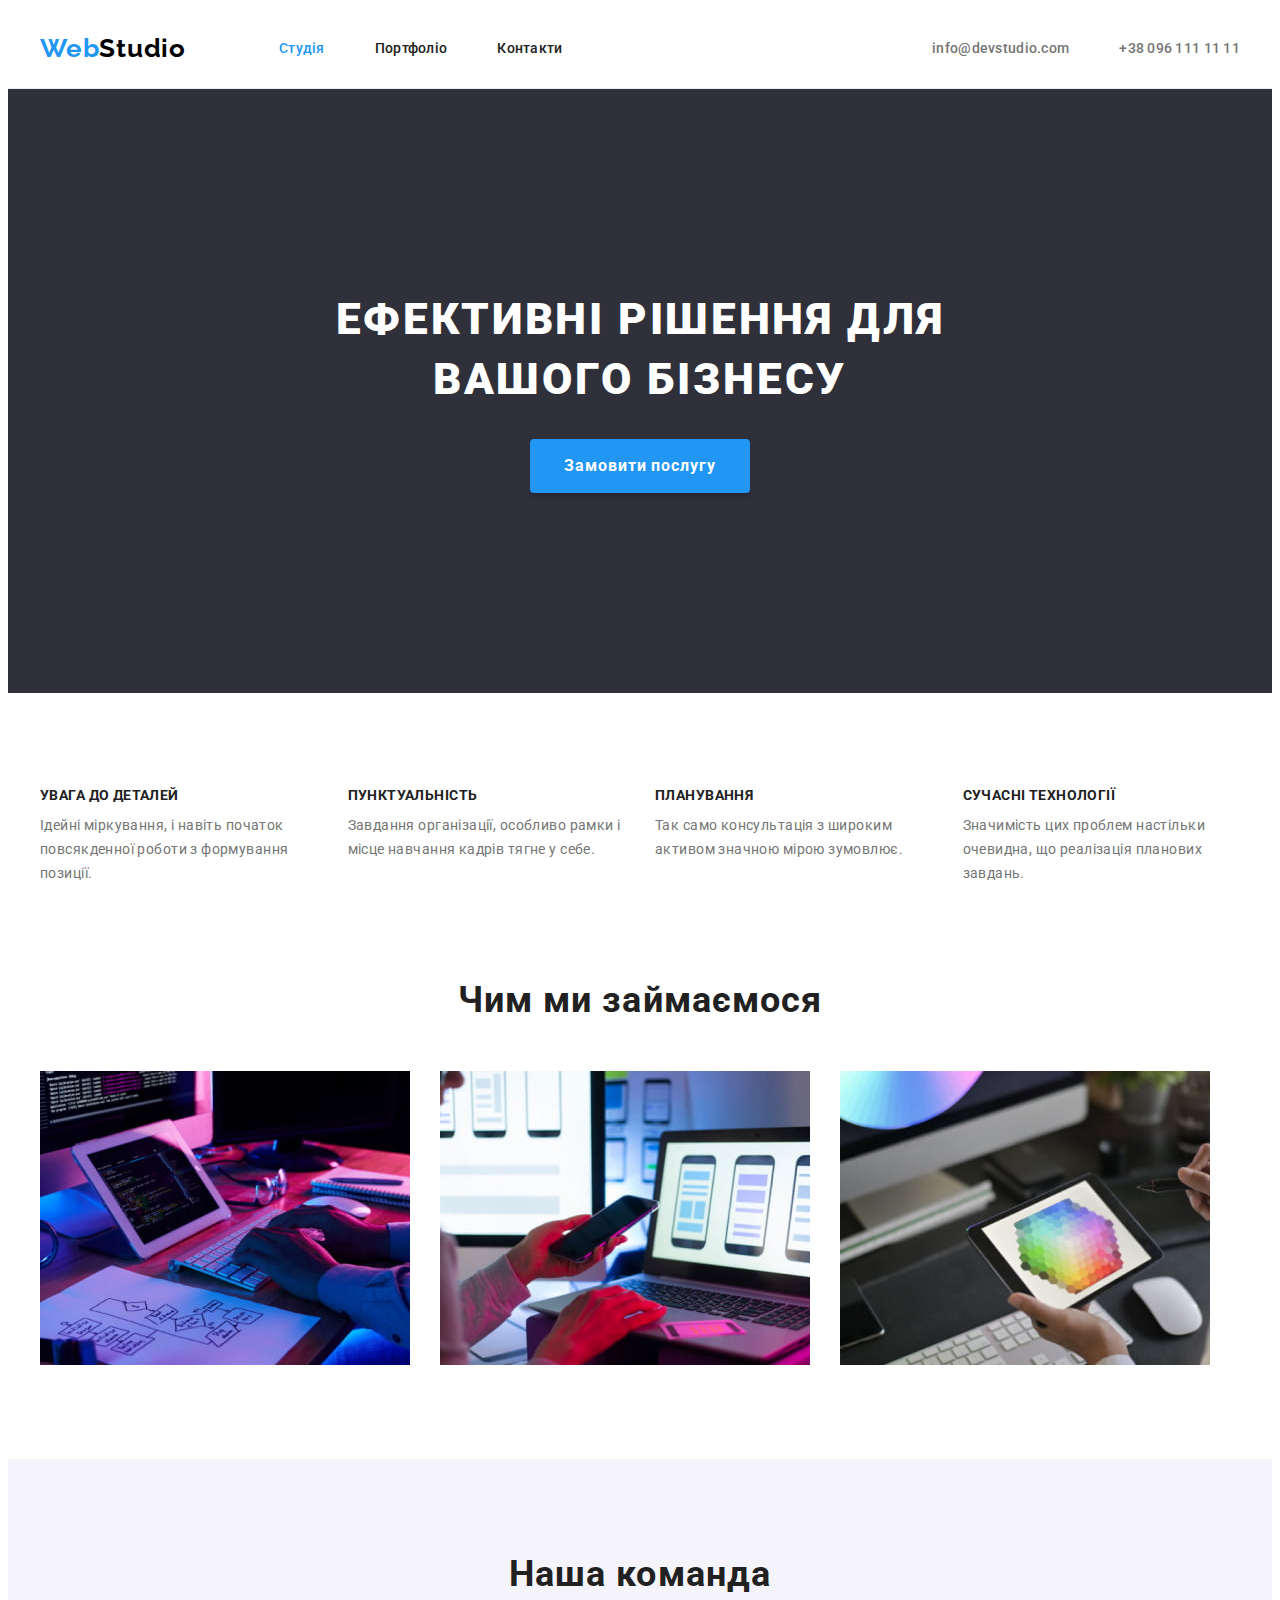
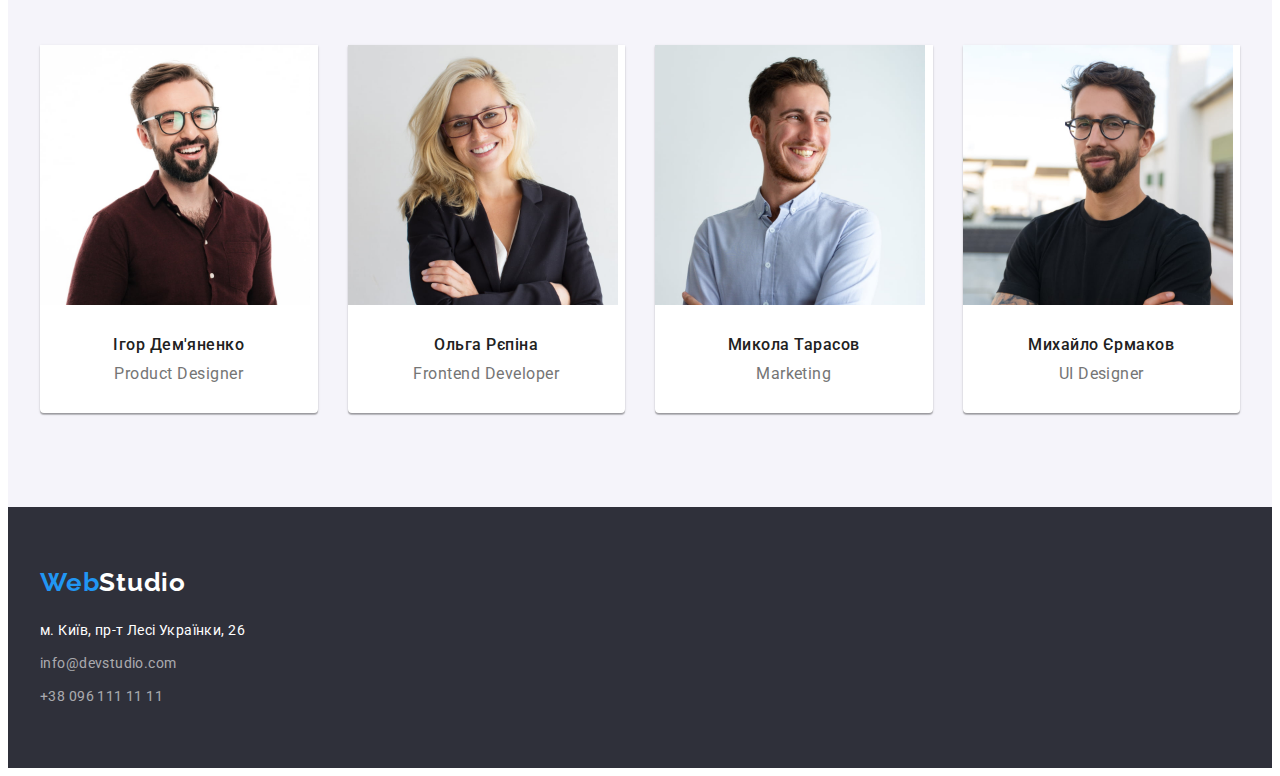
<file: index.html>
<!DOCTYPE html>
<html lang="uk">
  <head>
    <meta charset="UTF-8" />
    <meta http-equiv="X-UA-Compatible" content="IE=edge" />
    <meta name="viewport" content="width=device-width, initial-scale=1.0" />
    <title>Web Studio</title>
    <link rel="preconnect" href="https://fonts.googleapis.com" />
    <link rel="preconnect" href="https://fonts.gstatic.com" crossorigin />
    <link href="https://fonts.googleapis.com/css2?family=Raleway:wght@700&family=Roboto:wght@400;500;700;900&display=swap" rel="stylesheet" />
    <link
      rel="stylesheet"
      href="https://cdnjs.cloudflare.com/ajax/libs/modern-normalize/1.1.0/modern-normalize.min.css"
      integrity="sha512-wpPYUAdjBVSE4KJnH1VR1HeZfpl1ub8YT/NKx4PuQ5NmX2tKuGu6U/JRp5y+Y8XG2tV+wKQpNHVUX03MfMFn9Q=="
      crossorigin="anonymous"
      referrerpolicy="no-referrer"
    />
    <link rel="stylesheet" href="./css/styles.css" />
  </head>

  <body>
    <!-- Header -->
    <header class="header">
      <div class="container header-container">
        <nav class="nav">
          <a class="logo link" lang="en" href="./index.html"><span class="accent-blue">Web</span>Studio</a>
          <ul class="nav-list list">
            <li class="nav-item"><a class="nav-link link current" href="./index.html">Студія</a></li>
            <li class="nav-item"><a class="nav-link link" href="./portfolio.html">Портфоліо</a></li>
            <li class="nav-item"><a class="nav-link link" href="">Контакти</a></li>
          </ul>
        </nav>
        <ul class="contact-list list">
          <li class="contact-item"><a class="contact-link link" href="mailto:info@devstudio.com">info@devstudio.com</a></li>
          <li class="contact-item"><a class="contact-link link" href="tel:+380961111111">+38 096 111 11 11</a></li>
        </ul>
      </div>
    </header>

    <main>
      <!-- Hero -->
      <section class="hero section">
        <div class="container">
          <h1 class="hero-title">Ефективні рішення для вашого бізнесу</h1>
          <button class="hero-btn" type="button">Замовити послугу</button>
        </div>
      </section>

      <!-- Features -->
      <section class="features section">
        <div class="container">
          <h2 class="visually-hidden">Особливості нашої роботи</h2>
          <ul class="features-list list">
            <li class="features-item">
              <h3 class="features-title">УВАГА ДО ДЕТАЛЕЙ</h3>
              <p class="features-text">Ідейні міркування, і навіть початок повсякденної роботи з формування позиції.</p>
            </li>
            <li class="features-item">
              <h3 class="features-title">ПУНКТУАЛЬНІСТЬ</h3>
              <p class="features-text">Завдання організації, особливо рамки і місце навчання кадрів тягне у себе.</p>
            </li>
            <li class="features-item">
              <h3 class="features-title">ПЛАНУВАННЯ</h3>
              <p class="features-text">Так само консультація з широким активом значною мірою зумовлює.</p>
            </li>
            <li class="features-item">
              <h3 class="features-title">СУЧАСНІ ТЕХНОЛОГІЇ</h3>
              <p class="features-text">Значимість цих проблем настільки очевидна, що реалізація планових завдань.</p>
            </li>
          </ul>
        </div>
      </section>

      <!-- Our work -->
      <section class="work section">
        <div class="container">
          <h2 class="work-title">Чим ми займаємося</h2>
          <ul class="work-list list">
            <li class="work-item"><img class="work-img" src="./images/studio/img.jpg" alt="Створюємо структуру вашого сайту" width="370" /></li>
            <li class="work-item"><img class="work-img" src="./images/studio/img2.jpg" alt="Адаптивна верстка під будь-який пристрій" width="370" /></li>
            <li class="work-item"><img class="work-img" src="./images/studio/img3.jpg" alt="Бездоганний дизайн" width="370" /></li>
          </ul>
        </div>
      </section>

      <!-- Team -->
      <section class="team section">
        <div class="container">
          <h2 class="team-title">Наша команда</h2>
          <ul class="team-list list">
            <li class="team-item">
              <img class="team-avatar" src="./images/studio/img4.jpg" alt="Хлопець у темно-червоній сорочці та окулярах" width="270" />
              <div class="team-group">
                <h3 class="team-name">Ігор Дем'яненко</h3>
                <p class="team-position" lang="en">Product Designer</p>
              </div>
            </li>
            <li class="team-item">
              <img class="team-avatar" src="./images/studio/img5.jpg" alt="Білява дівчина в окулярах" width="270" />
              <div class="team-group">
                <h3 class="team-name">Ольга Рєпіна</h3>
                <p class="team-position" lang="en">Frontend Developer</p>
              </div>
            </li>
            <li class="team-item">
              <img class="team-avatar" src="./images/studio/img6.jpg" alt="Хлопець у блакитній сорочці" width="270" />
              <div class="team-group">
                <h3 class="team-name">Микола Тарасов</h3>
                <p class="team-position" lang="en">Marketing</p>
              </div>
            </li>
            <li class="team-item">
              <img class="team-avatar" src="./images/studio/img7.jpg" alt="Хлопець у чорній футболці та окулярах" width="270" />
              <div class="team-group">
                <h3 class="team-name">Михайло Єрмаков</h3>
                <p class="team-position" lang="en">UI Designer</p>
              </div>
            </li>
          </ul>
        </div>
      </section>
    </main>

    <!-- Footer -->
    <footer class="footer">
      <div class="container">
        <a class="logo link" lang="en" href="./index.html"><span class="accent-blue">Web</span><span class="accent-white">Studio</span> </a>
        <address class="footer-address">
          <p class="footer-text">м. Київ, пр-т Лесі Українки, 26 </p>
          <ul class="footer-list list">
            <li class="footer-item"><a class="footer-link link" href="mailto:info@devstudio.com">info@devstudio.com</a></li>
            <li class="footer-item"><a class="footer-link link" href="tel:+380961111111">+38 096 111 11 11</a></li>
          </ul>
        </address>
      </div>
    </footer>
  </body>
</html>
</file>
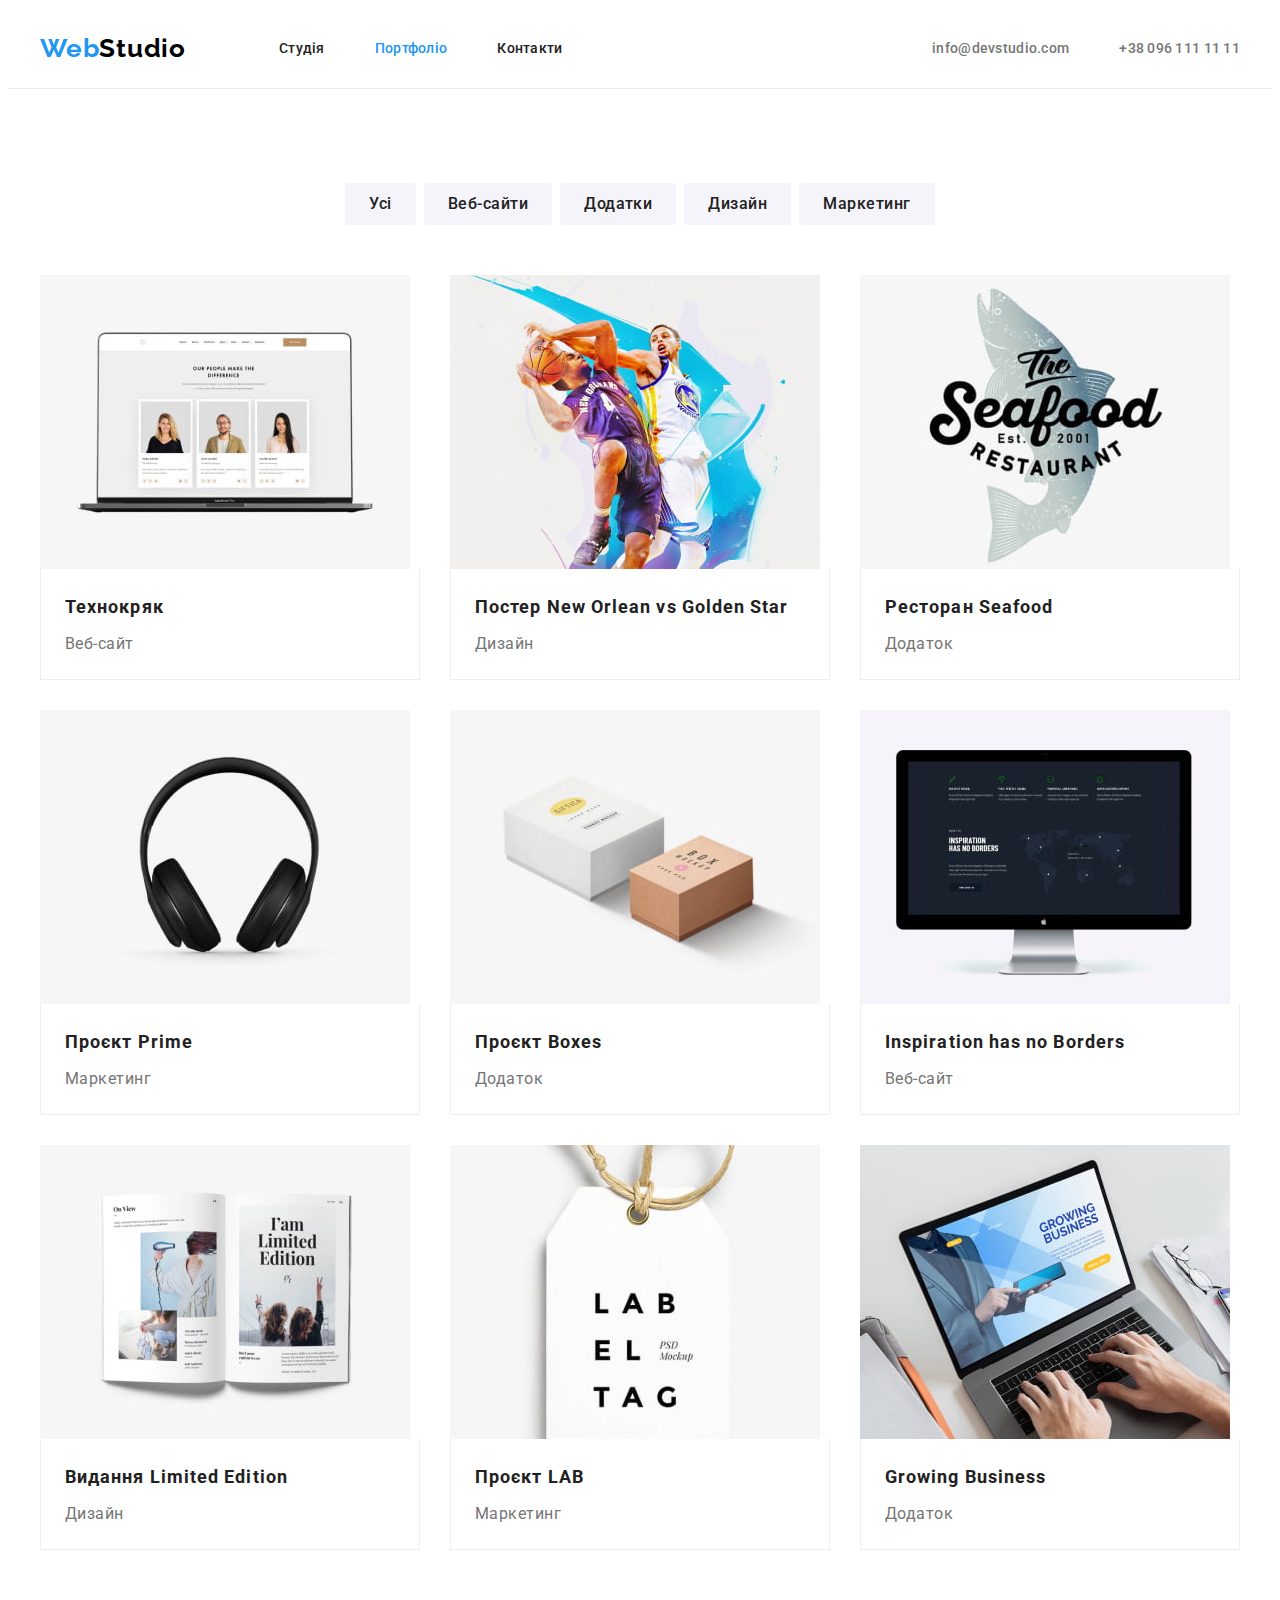
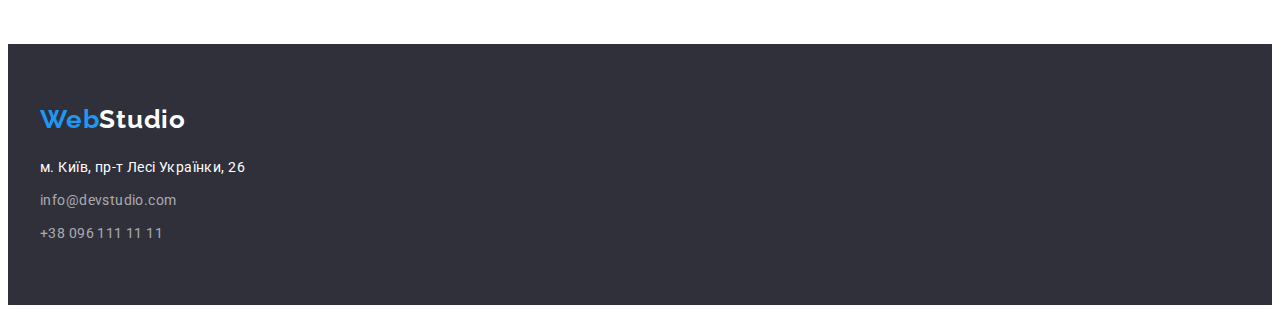
<file: portfolio.html>
<!DOCTYPE html>
<html lang="uk">
  <head>
    <meta charset="UTF-8" />
    <meta http-equiv="X-UA-Compatible" content="IE=edge" />
    <meta name="viewport" content="width=device-width, initial-scale=1.0" />
    <title>Web Studio Portfolio</title>
    <link rel="preconnect" href="https://fonts.googleapis.com" />
    <link rel="preconnect" href="https://fonts.gstatic.com" crossorigin />
    <link href="https://fonts.googleapis.com/css2?family=Raleway:wght@700&family=Roboto:wght@400;500;700;900&display=swap" rel="stylesheet" />
    <link
      rel="stylesheet"
      href="https://cdnjs.cloudflare.com/ajax/libs/modern-normalize/1.1.0/modern-normalize.min.css"
      integrity="sha512-wpPYUAdjBVSE4KJnH1VR1HeZfpl1ub8YT/NKx4PuQ5NmX2tKuGu6U/JRp5y+Y8XG2tV+wKQpNHVUX03MfMFn9Q=="
      crossorigin="anonymous"
      referrerpolicy="no-referrer"
    />
    <link rel="stylesheet" href="./css/styles.css" />
  </head>

  <body>
    <!-- Header -->
    <header class="header">
      <div class="container header-container">
        <nav class="nav">
          <a class="logo link" lang="en" href="./index.html"><span class="accent-blue">Web</span>Studio</a>
          <ul class="nav-list list">
            <li class="nav-item"><a class="nav-link link" href="./index.html">Студія</a></li>
            <li class="nav-item"><a class="nav-link link current" href="./portfolio.html">Портфоліо</a></li>
            <li class="nav-item"><a class="nav-link link" href="">Контакти</a></li>
          </ul>
        </nav>
        <ul class="contact-list list">
          <li class="contact-item"><a class="contact-link link" href="mailto:info@devstudio.com">info@devstudio.com</a></li>
          <li class="contact-item"><a class="contact-link link" href="tel:+380961111111">+38 096 111 11 11</a></li>
        </ul>
      </div>
    </header>
    
    <main>
      <!-- Portfolio -->
      <section class="portfolio section">
        <div class="container">
          <h1 class="portfolio-title visually-hidden">Наші проекти</h1>
          <ul class="filter list">
            <li class="filter-item"><button class="filter-btn" type="button">Усі</button></li>
            <li class="filter-item"><button class="filter-btn" type="button">Веб-сайти</button></li>
            <li class="filter-item"><button class="filter-btn" type="button">Додатки</button></li>
            <li class="filter-item"><button class="filter-btn" type="button">Дизайн</button></li>
            <li class="filter-item"><button class="filter-btn" type="button">Маркетинг</button></li>
          </ul>
          <ul class="portfolio-list list">
            <li class="portfolio-item">
              <img class="portfolio-img" src="./images/portfolio/img.jpg" alt="Персональні картки трьох людин" width="370" height="294" />
              <div class="portfolio-group">
                <h2 class="portfolio-subtitle">Технокряк</h2>
                <p class="portfolio-text">Веб-сайт</p>
              </div>
            </li>
            <li class="portfolio-item">
              <img class="portfolio-img" src="./images/portfolio/img2.jpg" alt="Грають два баскетболісти" width="370" height="294" />
              <div class="portfolio-group">
                <h2 class="portfolio-subtitle">Постер <span lang="en">New Orlean vs Golden Star</span> </h2>
              <p class="portfolio-text">Дизайн</p>
              </div>
            </li>
            <li class="portfolio-item">
              <img class="portfolio-img" src="./images/portfolio/img3.jpg" alt="Назва ресторану на фоні риби" width="370" height="294" />
              <div class="portfolio-group">
                <h2 class="portfolio-subtitle">Ресторан <span lang="en">Seafood</span> </h2>
              <p class="portfolio-text">Додаток</p>
              </div>
            </li>
            <li class="portfolio-item">
              <img class="portfolio-img" src="./images/portfolio/img4.jpg" alt="Чорні навушники" width="370" height="294" />
              <div class="portfolio-group">
                <h2 class="portfolio-subtitle">Проєкт <span lang="en">Prime</span></h2>
              <p class="portfolio-text">Маркетинг</p>
              </div>
            </li>
            <li class="portfolio-item">
              <img class="portfolio-img" src="./images/portfolio/img5.jpg" alt="Біла та коричнева коробка" width="370" height="294" />
              <div class="portfolio-group">
                <h2 class="portfolio-subtitle">Проєкт <span lang="en">Boxes</span></h2>
              <p class="portfolio-text">Додаток</p>
              </div>
            </li>
            <li class="portfolio-item">
              <img class="portfolio-img" src="./images/portfolio/img6.jpg" alt="Моноблок айМак" width="370" height="294" />
              <div class="portfolio-group">
                <h2 class="portfolio-subtitle"><span lang="en">Inspiration has no Borders</span></h2>
              <p class="portfolio-text">Веб-сайт</p>
              </div>
            </li>
            <li class="portfolio-item">
              <img class="portfolio-img" src="./images/portfolio/img7.jpg" alt="Розкрита книга" width="370" height="294" />
              <div class="portfolio-group">
                <h2 class="portfolio-subtitle">Видання <span lang="en">Limited Edition</span></h2>
              <p class="portfolio-text">Дизайн</p>
              </div>
            </li>
            <li class="portfolio-item">
              <img class="portfolio-img" src="./images/portfolio/img8.jpg" alt="Біла етикетка" width="370" height="294" />
              <div class="portfolio-group">
                <h2 class="portfolio-subtitle">Проєкт <span lang="en">LAB</span></h2>
              <p class="portfolio-text">Маркетинг</p>
              </div>
            </li>
            <li class="portfolio-item">
              <img class="portfolio-img" src="./images/portfolio/img9.jpg" alt="Ноутбук" width="370" height="294" />
              <div class="portfolio-group">
                <h2 class="portfolio-subtitle"><span lang="en">Growing Business</span></h2>
              <p class="portfolio-text">Додаток</p>
              </div>
            </li>
          </ul>
        </div>
      </section>
    </main>

    <!-- Footer -->
    <footer class="footer">
      <div class="container">
        <a class="logo link" lang="en" href="./index.html"><span class="accent-blue">Web</span><span class="accent-white">Studio</span> </a>
        <address class="footer-address">
          <p class="footer-text">м. Київ, пр-т Лесі Українки, 26 </p>
          <ul class="footer-list list">
            <li class="footer-item"><a class="footer-link link" href="mailto:info@devstudio.com">info@devstudio.com</a></li>
            <li class="footer-item"><a class="footer-link link" href="tel:+380961111111">+38 096 111 11 11</a></li>
          </ul>
        </address>
      </div>
    </footer>
  </body>
</html>
</file>
<file: css/styles.css>
:root {
  /* Fonts */
  --main-font: Roboto, sans-serif;
  --secondary-font: Raleway, sans-serif;
  /* Text colors */
  --main-txt-cl: #212121;
  --secondary-txt-cl: #757575;

  --light-txt-cl: #ffffff;
  --light-txt-cl-60: rgba(255, 255, 255, 0.6);
  --accent-txt-cl: #2196f3;
  --logo-txt-cl: #000000;

  /* Background colors */
  --main-bg-cl: #ffffff;
  --light-bg-cl: #f5f4fa;
  --dark-bg-cl: #2f303a;
  --accent-bg-cl: #2196f3;
  --btn-accent-bg-cl: #188ce8;
  --header-border-color: #ececec;
  --cards-border-color: #eeeeee;

  /* Others */
}

/* Base styles */

body {
  font-family: var(--main-font);
  color: var(--main-txt-cl);
  background-color: var(--main-bg-cl);
}

.container {
  width: 1200px;
  padding-left: 15px;
  padding-right: 15px;
  margin-left: auto;
  margin-right: auto;

  /* outline: 2px solid red;
  outline-offset: -2px; */
}

.section {
  padding-top: 94px;
  padding-bottom: 94px;
}

/* reset */
h1,
h2,
h3,
h4,
h6,
h6,
p,
ul {
  margin: 0;
  padding: 0;
}

.link {
  text-decoration: none;
  color: currentColor;
}

.list {
  list-style: none;
}

img {
  display: block;
  max-width: 100%;
  height: auto;
}



/* Header */

.nav-list {
  display: flex;
  gap: 50px;
}

.contact-list {
  display: flex;
  margin-left: auto;
  gap: 50px;
  align-items: center;
}

.nav {
  display: flex;
  align-items: center;
}

.header-container {
  display: flex;
}

.nav .logo {
  margin-right: 93px;
  }

.logo {
  padding-top: 24px;
  padding-bottom: 24px;

  font-family: var(--secondary-font);
  font-weight: 700;
  font-size: 26px;
  line-height: calc(31 / 26);
  letter-spacing: 0.03em;

  color: var(--logo-txt-cl);
}

.accent-blue {
  color: var(--accent-txt-cl);
}

.nav-link {
  display: block;
  padding-top: 32px;
  padding-bottom: 32px;

  font-weight: 500;
  font-size: 14px;
  line-height: calc(16 / 14);
  letter-spacing: 0.02em;
}

.current {
  color: var(--accent-txt-cl);
}

.contact-link {
  display: block;
  padding-top: 32px;
  padding-bottom: 32px;

  font-weight: 500;
  font-size: 14px;
  line-height: calc(16 / 14);
  letter-spacing: 0.02em;

  color: var(--secondary-txt-cl);
}

.nav-link:hover,
.nav-link:focus,
.contact-link:hover,
.contact-link:focus {
  color: var(--accent-txt-cl);
}

.header {
  border-bottom: 1px solid var(--header-border-color);
}

/* Hero */

.hero {
  padding-top: 200px;
  padding-bottom: 200px;

  text-align: center;
  background-color: var(--dark-bg-cl);
}

.hero-title {
  margin-left: auto;
  margin-right: auto;
  margin-bottom: 30px;
  width: 700px;

  font-weight: 900;
  font-size: 44px;
  line-height: calc(60 / 44);
  text-align: center;
  letter-spacing: 0.06em;
  text-transform: uppercase;

  color: var(--light-txt-cl);
}

.hero-btn {
  padding: 10px 32px;

  font-family: inherit;
  font-weight: 700;
  font-size: 16px;
  line-height: calc(30 / 16);
  letter-spacing: 0.06em;
  color: var(--light-txt-cl);
  background-color: var(--accent-bg-cl);
  box-shadow: 0px 4px 4px rgba(0, 0, 0, 0.15);
  border-radius: 4px;
  border-color: transparent;

  cursor: pointer;
}

.hero-btn:hover,
.hero-btn:focus {
  background-color: var(--btn-accent-bg-cl);
}

/* Features */

.features-list {
  display: flex;
  gap: 30px;
}

.features-item {
  flex-basis: calc((100% - 90px) / 3);
}

.features-title {
  margin-bottom: 10px;

  font-size: 14px;
  line-height: calc(16 / 14);
  letter-spacing: 0.03em;
  text-transform: uppercase;
}

.features-text {
  font-size: 14px;
  line-height: calc(24 / 14);
  letter-spacing: 0.03em;

  color: var(--secondary-txt-cl);
}

/* Work and Team*/

.work {
  padding-top: 0;
}

.work-list {
  display: flex;
  gap: 30px;
}

.team-list {
  display: flex;
  gap: 30px;
}

.team {
  background-color: var(--light-bg-cl);
}

.team-item {
  flex-basis: calc((100% - 90px) / 4);

  box-shadow: 0px 1px 3px rgba(0, 0, 0, 0.12), 0px 1px 1px rgba(0, 0, 0, 0.14), 0px 2px 1px rgba(0, 0, 0, 0.2);
  border-radius: 0px 0px 4px 4px;
  background-color: var(--main-bg-cl);
}

.work-title,
.team-title {
  margin-bottom: 50px;

  font-size: 36px;
  line-height: calc(42 / 36);
  text-align: center;
  letter-spacing: 0.03em;
}

.team-name {
  margin-bottom: 10px;

  font-weight: 500;
  font-size: 16px;
  line-height: calc(19 / 16);
  letter-spacing: 0.03em;
}

.team-position {
  font-size: 16px;
  line-height: calc(19 / 16);
  letter-spacing: 0.03em;

  color: var(--secondary-txt-cl);
}

.team-group {
  padding: 30px;

  text-align: center;
}

/* Footer */

.footer {
  padding-top: 60px;
  padding-bottom: 60px;

  background-color: var(--dark-bg-cl);
}

.accent-white {
  color: var(--light-txt-cl);
}

.footer-address {
  margin-top: 20px;
}

.footer-text {
  margin-bottom: 9px;

  font-style: normal;
  font-size: 14px;
  line-height: calc(24 / 14);
  letter-spacing: 0.03em;

  color: var(--light-txt-cl);
}

.footer-link {
  font-style: normal;
  font-size: 14px;
  line-height: calc(24 / 14);
  letter-spacing: 0.03em;

  color: var(--light-txt-cl-60);
}

.footer-link:hover,
.footer-link:focus {
  color: var(--accent-txt-cl);
}

.footer-item:not(:last-child) {
  margin-bottom: 9px;
}

/* Portfolio */

.filter {
  display: flex;
  gap: 8px;
  justify-content: center;
  margin-bottom: 50px;
}

.filter-btn {
  padding: 6px 22px;
  border-radius: 4px;
  border-color: transparent;

  font-family: inherit;
  font-weight: 500;
  font-size: 16px;
  line-height: calc(26 / 16);
  text-align: center;
  letter-spacing: 0.03em;

  color: var(--main-txt-cl);
  background-color: var(--light-bg-cl);

  cursor: pointer;
}

.filter-btn:hover,
.filter-btn:focus {
  color: var(--light-txt-cl);
  background-color: var(--accent-bg-cl);
  box-shadow: 0px 3px 1px rgba(0, 0, 0, 0.1), 
              0px 1px 2px rgba(0, 0, 0, 0.08),
              0px 2px 2px rgba(0, 0, 0, 0.12);
}

.portfolio-list {
  display: flex;
  flex-wrap: wrap;
  gap: 30px;
}

.portfolio-item {
  flex-basis: calc((100% - 60px) / 3);
}

.portfolio-subtitle {
  margin-bottom: 4px;

  font-size: 18px;
  line-height: calc(36 / 18);
  letter-spacing: 0.06em;
}

.portfolio-text {
  font-size: 16px;
  line-height: calc(30 / 16);
  letter-spacing: 0.03em;

  color: var(--secondary-txt-cl);
}

.portfolio-group {
  padding: 20px 24px;
  border-left: 1px solid var(--cards-border-color);
  border-right: 1px solid var(--cards-border-color);
  border-bottom: 1px solid var(--cards-border-color);
}

.visually-hidden {
  position: absolute;
  width: 1px;
  height: 1px;
  margin: -1px;
  border: 0;
  padding: 0;

  white-space: nowrap;
  clip-path: inset(100%);
  clip: rect(0 0 0 0);
  overflow: hidden;
}
</file>
